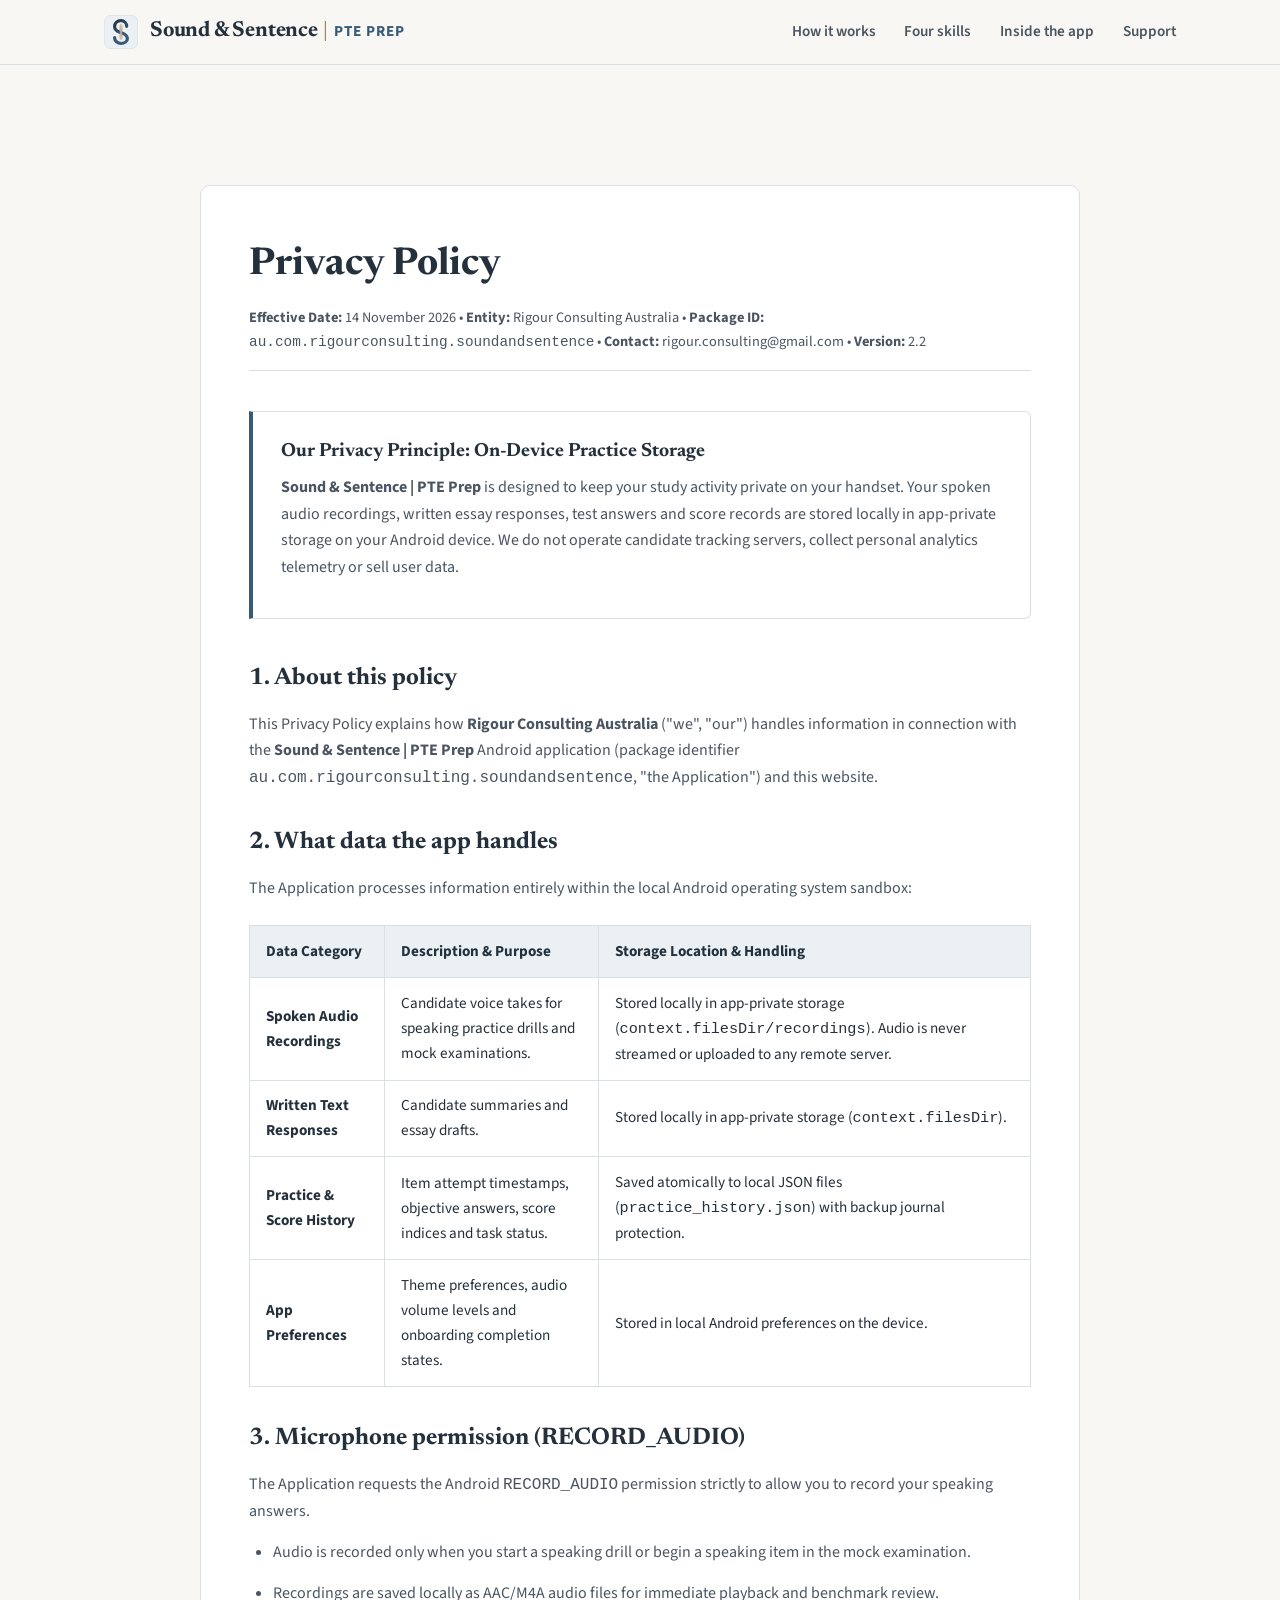
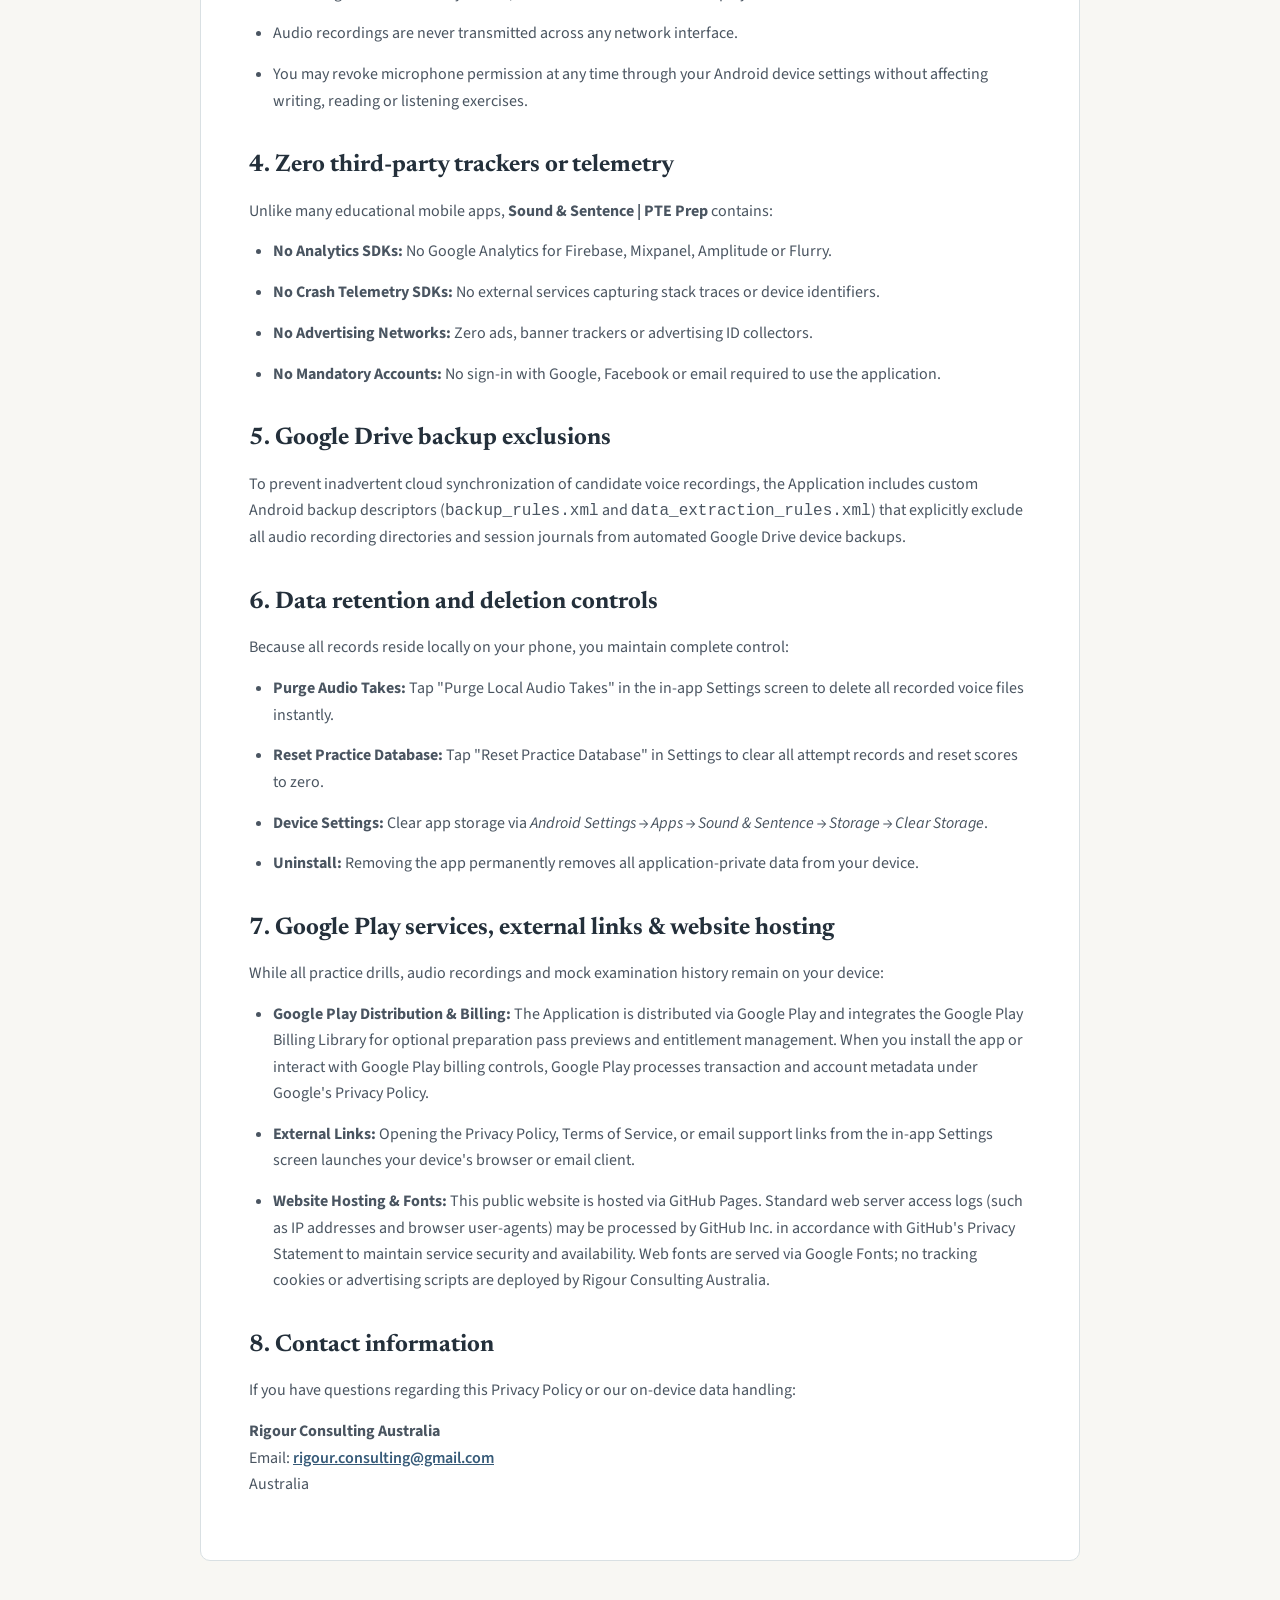
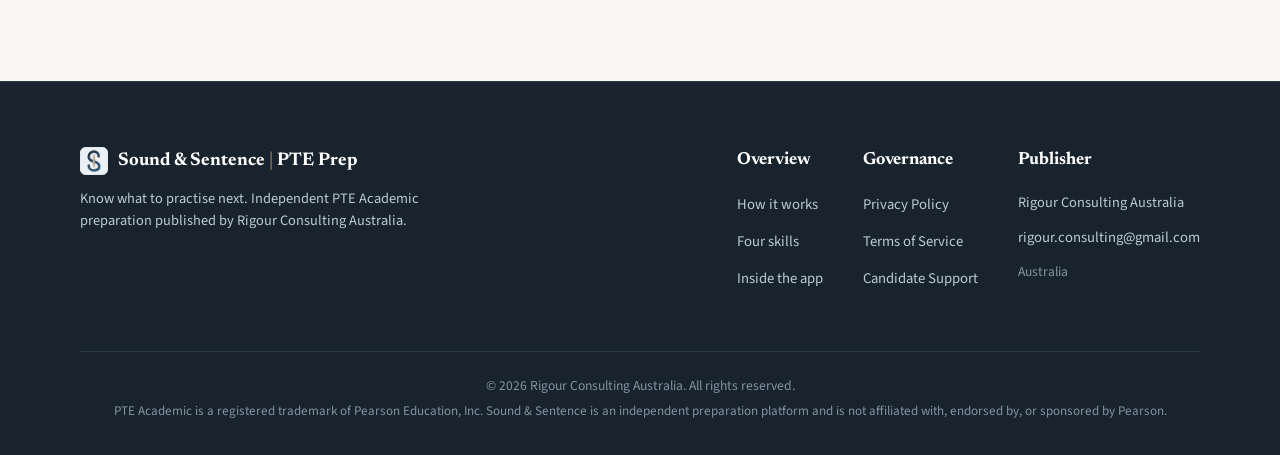
<file: privacy.html>
<!DOCTYPE html>
<html lang="en">
<head>
  <meta charset="UTF-8">
  <meta name="viewport" content="width=device-width, initial-scale=1.0">
  <title>Privacy Policy &mdash; Sound &amp; Sentence | PTE Prep</title>
  <meta name="description" content="Privacy Policy for Sound &amp; Sentence | PTE Prep (au.com.rigourconsulting.soundandsentence). Local on-device practice storage and learner data controls. Published by Rigour Consulting Australia.">
  <meta name="author" content="Rigour Consulting Australia">
  <link rel="canonical" href="https://rigourconsulting.github.io/Sound-Sentence-PTE-Prep/privacy.html">
  <link rel="icon" type="image/svg+xml" href="assets/favicon.svg">
  
  <meta property="og:type" content="article">
  <meta property="og:title" content="Privacy Policy &mdash; Sound &amp; Sentence | PTE Prep">
  <meta property="og:description" content="On-device practice storage. Your voice recordings, essay drafts and practice scores are stored on your local device.">
  <meta property="og:url" content="https://rigourconsulting.github.io/Sound-Sentence-PTE-Prep/privacy.html">
  <meta property="og:image" content="https://rigourconsulting.github.io/Sound-Sentence-PTE-Prep/assets/og_image.png">
  <meta property="og:image:width" content="1200">
  <meta property="og:image:height" content="630">
  <meta name="twitter:card" content="summary_large_image">
  <meta name="twitter:title" content="Privacy Policy &mdash; Sound &amp; Sentence | PTE Prep">
  <meta name="twitter:description" content="On-device practice storage. Your voice recordings, essay drafts and practice scores are stored on your local device.">
  <meta name="twitter:image" content="https://rigourconsulting.github.io/Sound-Sentence-PTE-Prep/assets/og_image.png">

  <!-- BreadcrumbList Structured Data -->
  <script type="application/ld+json">
  {
    "@context": "https://schema.org",
    "@type": "BreadcrumbList",
    "itemListElement": [
      {
        "@type": "ListItem",
        "position": 1,
        "name": "Home",
        "item": "https://rigourconsulting.github.io/Sound-Sentence-PTE-Prep/"
      },
      {
        "@type": "ListItem",
        "position": 2,
        "name": "Privacy Policy",
        "item": "https://rigourconsulting.github.io/Sound-Sentence-PTE-Prep/privacy.html"
      }
    ]
  }
  </script>

  <link rel="stylesheet" href="style.css">
</head>
<body>

  <!-- Header & Navigation -->
  <header>
    <div class="nav-container">
      <a href="index.html" class="brand-link" aria-label="Sound &amp; Sentence Home">
        <img src="assets/logo.svg" alt="Sound &amp; Sentence Emblem" class="brand-emblem" width="34" height="34">
        <div>
          <span class="brand-name">Sound &amp; Sentence</span>
          <span class="brand-divider">|</span>
          <span class="brand-descriptor">PTE PREP</span>
        </div>
      </a>
      <button class="mobile-toggle" aria-label="Toggle navigation menu" onclick="document.querySelector('nav ul').classList.toggle('open')">&#9776;</button>
      <nav>
        <ul>
          <li><a href="index.html#how-it-works">How it works</a></li>
          <li><a href="index.html#four-skills">Four skills</a></li>
          <li><a href="index.html#inside-the-app">Inside the app</a></li>
          <li><a href="support.html">Support</a></li>
        </ul>
      </nav>
    </div>
  </header>

  <main class="container">
    <article class="doc-card">
      <h1>Privacy Policy</h1>
      <div class="doc-meta">
        <strong>Effective Date:</strong> 14 November 2026 &bull; 
        <strong>Entity:</strong> Rigour Consulting Australia &bull; 
        <strong>Package ID:</strong> <code>au.com.rigourconsulting.soundandsentence</code> &bull; 
        <strong>Contact:</strong> rigour.consulting@gmail.com &bull; 
        <strong>Version:</strong> 2.2
      </div>

      <div class="callout">
        <h4>Our Privacy Principle: On-Device Practice Storage</h4>
        <p>
          <strong>Sound &amp; Sentence | PTE Prep</strong> is designed to keep your study activity private on your handset. 
          Your spoken audio recordings, written essay responses, test answers and score records are stored locally in app-private storage on your Android device. 
          We do not operate candidate tracking servers, collect personal analytics telemetry or sell user data.
        </p>
      </div>

      <h2>1. About this policy</h2>
      <p>
        This Privacy Policy explains how <strong>Rigour Consulting Australia</strong> ("we", "our") handles information in connection with the 
        <strong>Sound &amp; Sentence | PTE Prep</strong> Android application (package identifier <code>au.com.rigourconsulting.soundandsentence</code>, "the Application") and this website.
      </p>

      <h2>2. What data the app handles</h2>
      <p>The Application processes information entirely within the local Android operating system sandbox:</p>
      
      <table>
        <thead>
          <tr>
            <th>Data Category</th>
            <th>Description &amp; Purpose</th>
            <th>Storage Location &amp; Handling</th>
          </tr>
        </thead>
        <tbody>
          <tr>
            <td><strong>Spoken Audio Recordings</strong></td>
            <td>Candidate voice takes for speaking practice drills and mock examinations.</td>
            <td>Stored locally in app-private storage (<code>context.filesDir/recordings</code>). Audio is never streamed or uploaded to any remote server.</td>
          </tr>
          <tr>
            <td><strong>Written Text Responses</strong></td>
            <td>Candidate summaries and essay drafts.</td>
            <td>Stored locally in app-private storage (<code>context.filesDir</code>).</td>
          </tr>
          <tr>
            <td><strong>Practice &amp; Score History</strong></td>
            <td>Item attempt timestamps, objective answers, score indices and task status.</td>
            <td>Saved atomically to local JSON files (<code>practice_history.json</code>) with backup journal protection.</td>
          </tr>
          <tr>
            <td><strong>App Preferences</strong></td>
            <td>Theme preferences, audio volume levels and onboarding completion states.</td>
            <td>Stored in local Android preferences on the device.</td>
          </tr>
        </tbody>
      </table>

      <h2>3. Microphone permission (RECORD_AUDIO)</h2>
      <p>
        The Application requests the Android <code>RECORD_AUDIO</code> permission strictly to allow you to record your speaking answers.
      </p>
      <ul>
        <li>Audio is recorded only when you start a speaking drill or begin a speaking item in the mock examination.</li>
        <li>Recordings are saved locally as AAC/M4A audio files for immediate playback and benchmark review.</li>
        <li>Audio recordings are never transmitted across any network interface.</li>
        <li>You may revoke microphone permission at any time through your Android device settings without affecting writing, reading or listening exercises.</li>
      </ul>

      <h2>4. Zero third-party trackers or telemetry</h2>
      <p>
        Unlike many educational mobile apps, <strong>Sound &amp; Sentence | PTE Prep</strong> contains:
      </p>
      <ul>
        <li><strong>No Analytics SDKs:</strong> No Google Analytics for Firebase, Mixpanel, Amplitude or Flurry.</li>
        <li><strong>No Crash Telemetry SDKs:</strong> No external services capturing stack traces or device identifiers.</li>
        <li><strong>No Advertising Networks:</strong> Zero ads, banner trackers or advertising ID collectors.</li>
        <li><strong>No Mandatory Accounts:</strong> No sign-in with Google, Facebook or email required to use the application.</li>
      </ul>

      <h2>5. Google Drive backup exclusions</h2>
      <p>
        To prevent inadvertent cloud synchronization of candidate voice recordings, 
        the Application includes custom Android backup descriptors (<code>backup_rules.xml</code> and <code>data_extraction_rules.xml</code>) 
        that explicitly exclude all audio recording directories and session journals from automated Google Drive device backups.
      </p>

      <h2>6. Data retention and deletion controls</h2>
      <p>
        Because all records reside locally on your phone, you maintain complete control:
      </p>
      <ul>
        <li><strong>Purge Audio Takes:</strong> Tap "Purge Local Audio Takes" in the in-app Settings screen to delete all recorded voice files instantly.</li>
        <li><strong>Reset Practice Database:</strong> Tap "Reset Practice Database" in Settings to clear all attempt records and reset scores to zero.</li>
        <li><strong>Device Settings:</strong> Clear app storage via <em>Android Settings &rarr; Apps &rarr; Sound &amp; Sentence &rarr; Storage &rarr; Clear Storage</em>.</li>
        <li><strong>Uninstall:</strong> Removing the app permanently removes all application-private data from your device.</li>
      </ul>

      <h2>7. Google Play services, external links &amp; website hosting</h2>
      <p>
        While all practice drills, audio recordings and mock examination history remain on your device:
      </p>
      <ul>
        <li><strong>Google Play Distribution &amp; Billing:</strong> The Application is distributed via Google Play and integrates the Google Play Billing Library for optional preparation pass previews and entitlement management. When you install the app or interact with Google Play billing controls, Google Play processes transaction and account metadata under Google's Privacy Policy.</li>
        <li><strong>External Links:</strong> Opening the Privacy Policy, Terms of Service, or email support links from the in-app Settings screen launches your device's browser or email client.</li>
        <li><strong>Website Hosting &amp; Fonts:</strong> This public website is hosted via GitHub Pages. Standard web server access logs (such as IP addresses and browser user-agents) may be processed by GitHub Inc. in accordance with GitHub's Privacy Statement to maintain service security and availability. Web fonts are served via Google Fonts; no tracking cookies or advertising scripts are deployed by Rigour Consulting Australia.</li>
      </ul>

      <h2>8. Contact information</h2>
      <p>
        If you have questions regarding this Privacy Policy or our on-device data handling:
      </p>
      <p>
        <strong>Rigour Consulting Australia</strong><br>
        Email: <a href="mailto:rigour.consulting@gmail.com" style="color: var(--color-slate-blue); font-weight: 600;">rigour.consulting@gmail.com</a><br>
        Australia
      </p>
    </article>
  </main>

  <!-- Footer -->
  <footer>
    <div class="footer-inner">
      <div class="footer-col" style="flex: 2; min-width: 260px;">
        <div style="display: flex; align-items: center; gap: 0.6rem; margin-bottom: 0.75rem;">
          <img src="assets/logo.svg" alt="Sound &amp; Sentence Logo" width="28" height="28">
          <span style="font-family: var(--font-serif); font-weight: 700; color: #FFFFFF; font-size: 1.15rem;">
            Sound &amp; Sentence <span style="color: var(--color-champagne);">|</span> PTE Prep
          </span>
        </div>
        <p style="font-size: 0.9rem; color: #BDCAD6; max-width: 380px; line-height: 1.5;">
          Know what to practise next. Independent PTE Academic preparation published by Rigour Consulting Australia.
        </p>
      </div>

      <div class="footer-col">
        <h4>Overview</h4>
        <ul>
          <li><a href="index.html#how-it-works">How it works</a></li>
          <li><a href="index.html#four-skills">Four skills</a></li>
          <li><a href="index.html#inside-the-app">Inside the app</a></li>
        </ul>
      </div>

      <div class="footer-col">
        <h4>Governance</h4>
        <ul>
          <li><a href="privacy.html">Privacy Policy</a></li>
          <li><a href="terms.html">Terms of Service</a></li>
          <li><a href="support.html">Candidate Support</a></li>
        </ul>
      </div>

      <div class="footer-col">
        <h4>Publisher</h4>
        <ul>
          <li style="color: #BDCAD6; font-size: 0.9rem;">Rigour Consulting Australia</li>
          <li><a href="mailto:rigour.consulting@gmail.com">rigour.consulting@gmail.com</a></li>
          <li style="color: #8493A2; font-size: 0.85rem; margin-top: 0.4rem;">Australia</li>
        </ul>
      </div>
    </div>

    <div class="footer-bottom">
      <p>&copy; 2026 Rigour Consulting Australia. All rights reserved.</p>
      <p style="margin-top: 0.35rem; font-size: 0.82rem; color: #8493A2;">
        PTE Academic is a registered trademark of Pearson Education, Inc. Sound &amp; Sentence is an independent preparation platform and is not affiliated with, endorsed by, or sponsored by Pearson.
      </p>
    </div>
  </footer>

</body>
</html>
</file>
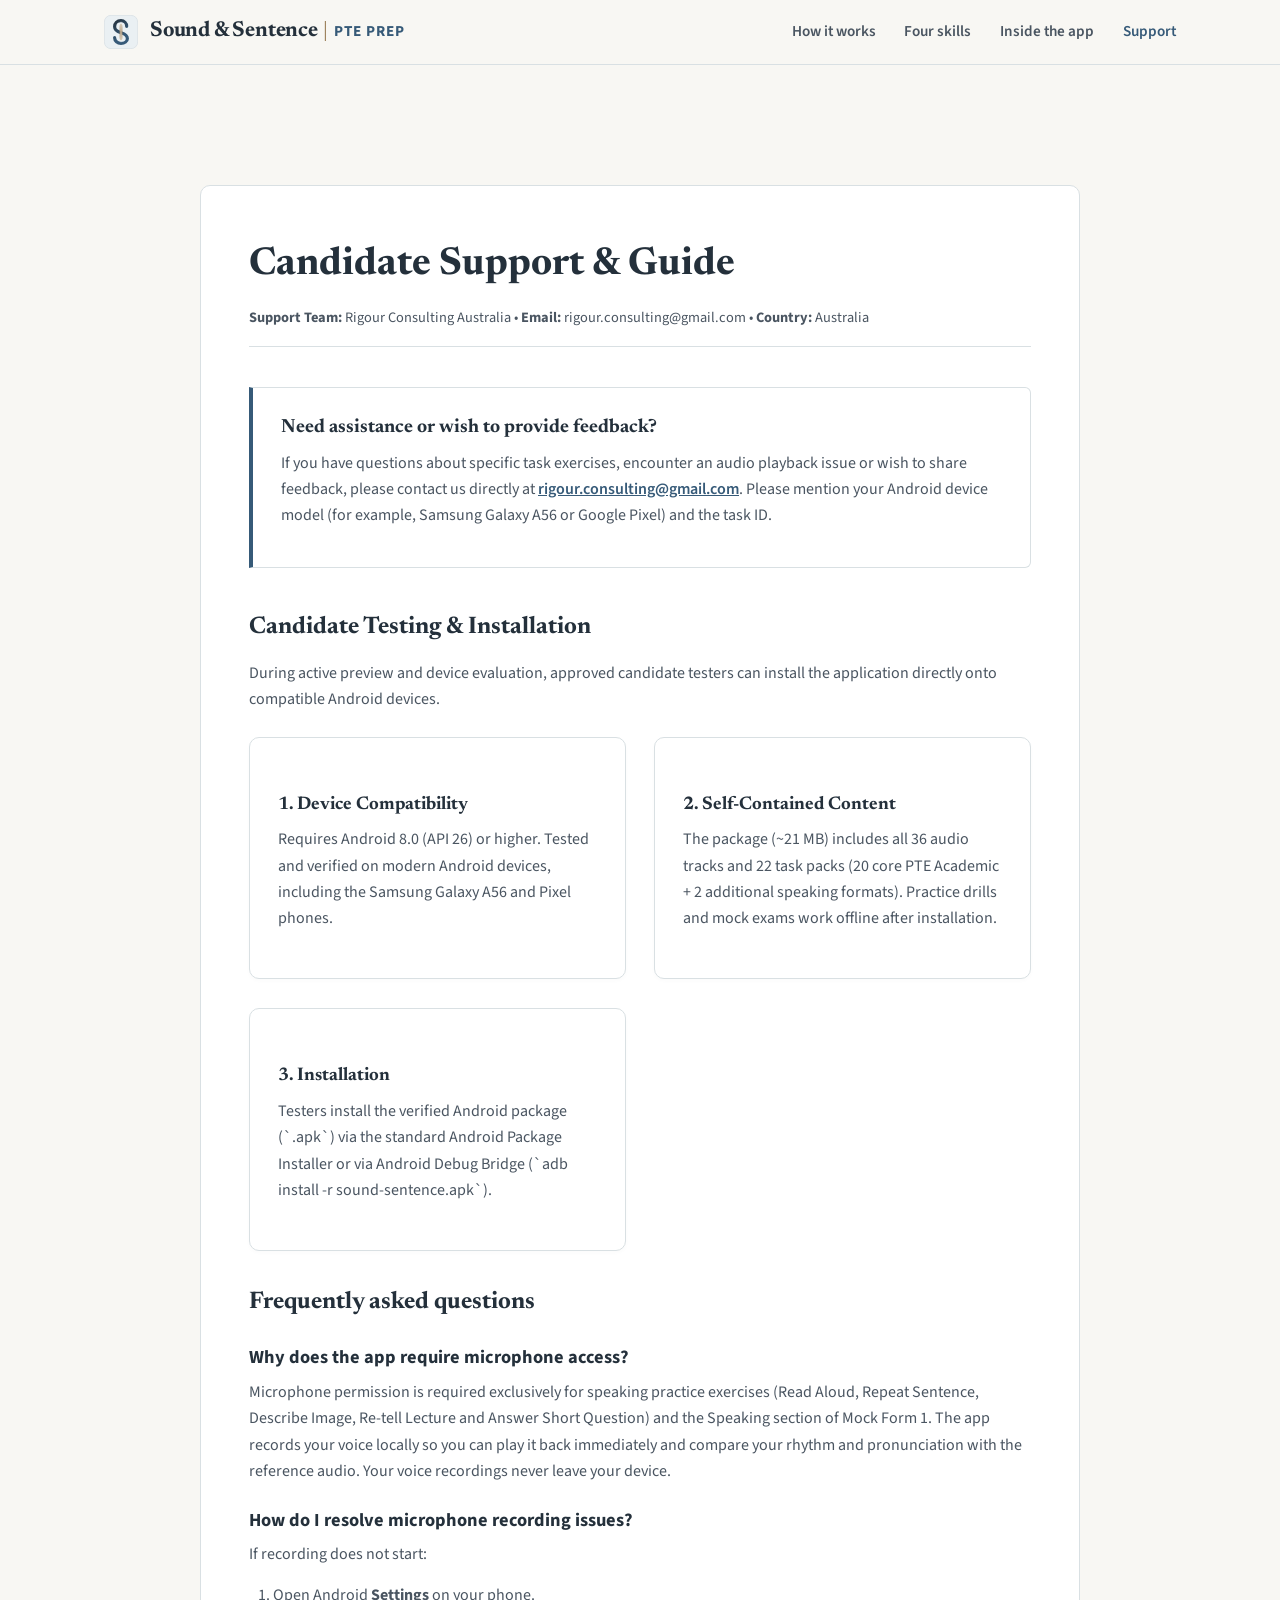
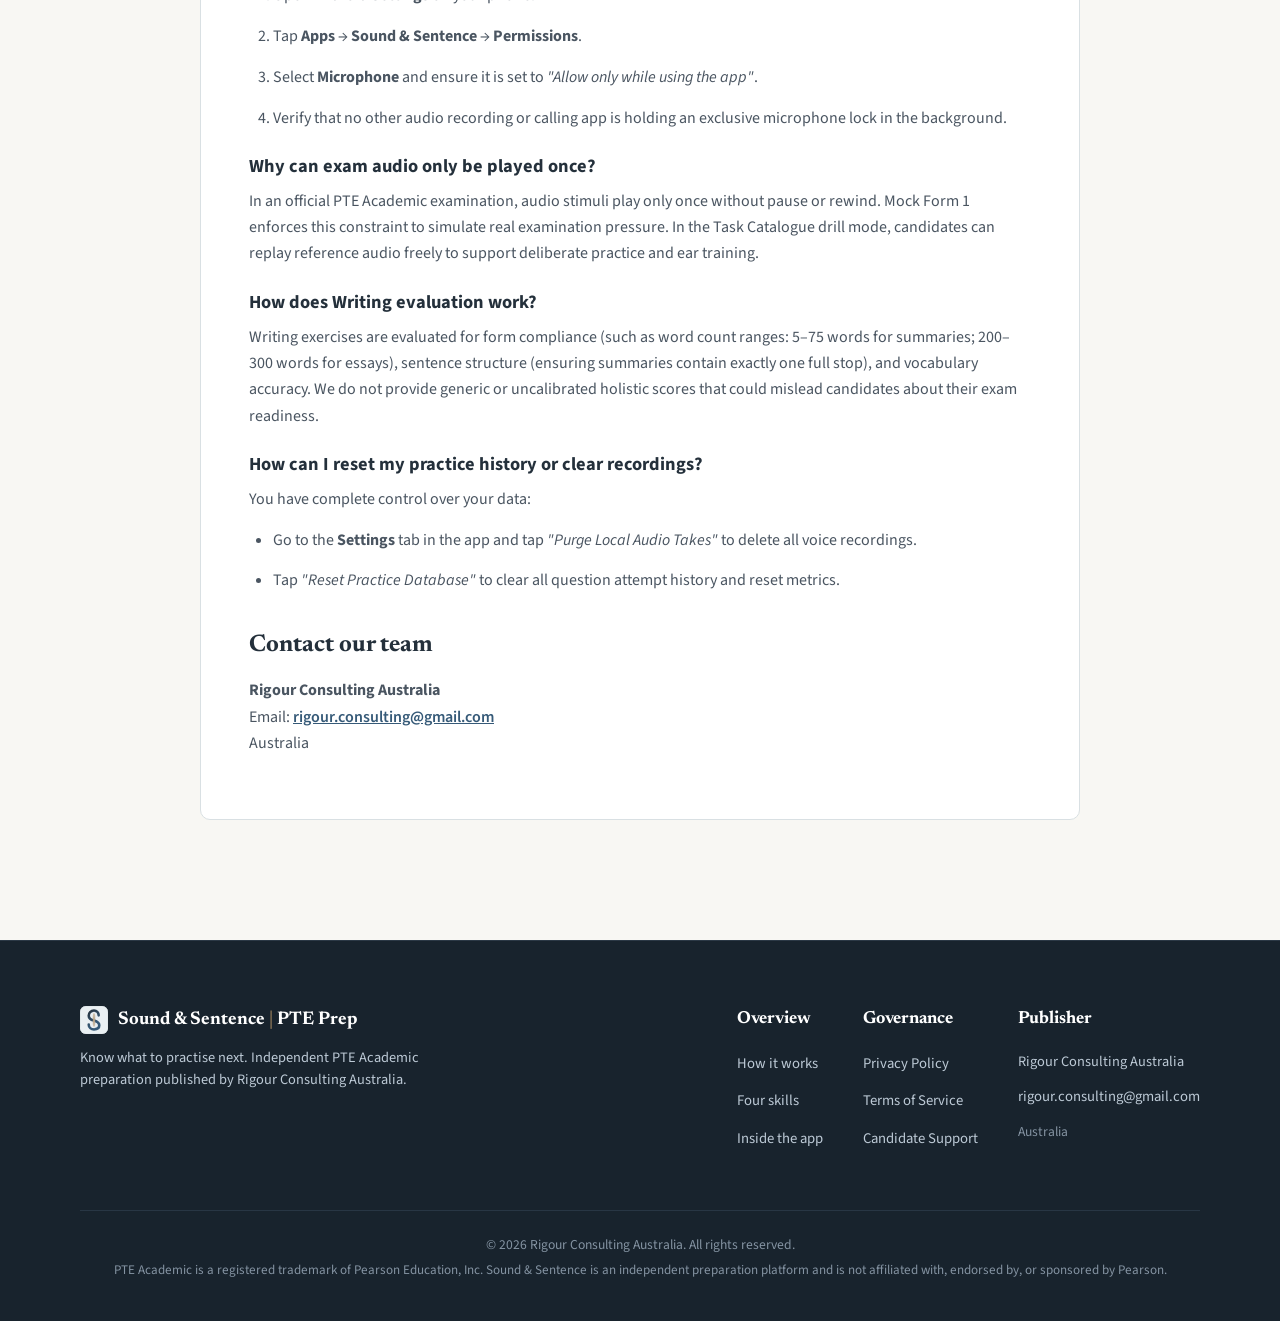
<file: support.html>
<!DOCTYPE html>
<html lang="en">
<head>
  <meta charset="UTF-8">
  <meta name="viewport" content="width=device-width, initial-scale=1.0">
  <title>Candidate Support &mdash; Sound &amp; Sentence | PTE Prep</title>
  <meta name="description" content="Candidate support, installation guide and frequently asked questions for Sound &amp; Sentence | PTE Prep. Contact Rigour Consulting Australia.">
  <meta name="author" content="Rigour Consulting Australia">
  <link rel="canonical" href="https://rigourconsulting.github.io/Sound-Sentence-PTE-Prep/support.html">
  <link rel="icon" type="image/svg+xml" href="assets/favicon.svg">
  
  <meta property="og:type" content="article">
  <meta property="og:title" content="Candidate Support &mdash; Sound &amp; Sentence | PTE Prep">
  <meta property="og:description" content="Technical support, candidate guide and troubleshooting for Sound &amp; Sentence | PTE Prep.">
  <meta property="og:url" content="https://rigourconsulting.github.io/Sound-Sentence-PTE-Prep/support.html">
  <meta property="og:image" content="https://rigourconsulting.github.io/Sound-Sentence-PTE-Prep/assets/og_image.png">
  <meta property="og:image:width" content="1200">
  <meta property="og:image:height" content="630">
  <meta name="twitter:card" content="summary_large_image">
  <meta name="twitter:title" content="Candidate Support &mdash; Sound &amp; Sentence | PTE Prep">
  <meta name="twitter:description" content="Technical support, candidate guide and troubleshooting for Sound &amp; Sentence | PTE Prep.">
  <meta name="twitter:image" content="https://rigourconsulting.github.io/Sound-Sentence-PTE-Prep/assets/og_image.png">

  <!-- FAQPage & BreadcrumbList Structured Data -->
  <script type="application/ld+json">
  {
    "@context": "https://schema.org",
    "@graph": [
      {
        "@type": "BreadcrumbList",
        "itemListElement": [
          {
            "@type": "ListItem",
            "position": 1,
            "name": "Home",
            "item": "https://rigourconsulting.github.io/Sound-Sentence-PTE-Prep/"
          },
          {
            "@type": "ListItem",
            "position": 2,
            "name": "Candidate Support",
            "item": "https://rigourconsulting.github.io/Sound-Sentence-PTE-Prep/support.html"
          }
        ]
      },
      {
        "@type": "FAQPage",
        "mainEntity": [
          {
            "@type": "Question",
            "name": "Is Sound & Sentence | PTE Prep really free to use?",
            "acceptedAnswer": {
              "@type": "Answer",
              "text": "Yes. The core application, 20 core PTE Academic task types plus 2 additional speaking formats (22 total), practice drills, audio playback, voice recording, and Mock Examination Form 1 are free with no mandatory in-app purchases."
            }
          },
          {
            "@type": "Question",
            "name": "Does the app store my voice recordings on an external server?",
            "acceptedAnswer": {
              "@type": "Answer",
              "text": "No. Practice microphone recordings, written responses, and score history are stored locally in app-private storage on your Android device."
            }
          },
          {
            "@type": "Question",
            "name": "Do preparation passes renew automatically?",
            "acceptedAnswer": {
              "@type": "Answer",
              "text": "No. All Sound & Sentence preparation passes operate on a fixed-duration single payment (14, 30, or 90 days). There are zero automatic renewals and zero recurring subscription charges."
            }
          }
        ]
      }
    ]
  }
  </script>

  <link rel="stylesheet" href="style.css">
</head>
<body>

  <!-- Header & Navigation -->
  <header>
    <div class="nav-container">
      <a href="index.html" class="brand-link" aria-label="Sound &amp; Sentence Home">
        <img src="assets/logo.svg" alt="Sound &amp; Sentence Emblem" class="brand-emblem" width="34" height="34">
        <div>
          <span class="brand-name">Sound &amp; Sentence</span>
          <span class="brand-divider">|</span>
          <span class="brand-descriptor">PTE PREP</span>
        </div>
      </a>
      <button class="mobile-toggle" aria-label="Toggle navigation menu" onclick="document.querySelector('nav ul').classList.toggle('open')">&#9776;</button>
      <nav>
        <ul>
          <li><a href="index.html#how-it-works">How it works</a></li>
          <li><a href="index.html#four-skills">Four skills</a></li>
          <li><a href="index.html#inside-the-app">Inside the app</a></li>
          <li><a href="support.html" class="active">Support</a></li>
        </ul>
      </nav>
    </div>
  </header>

  <main class="container">
    <article class="doc-card">
      <h1>Candidate Support &amp; Guide</h1>
      <div class="doc-meta">
        <strong>Support Team:</strong> Rigour Consulting Australia &bull; 
        <strong>Email:</strong> rigour.consulting@gmail.com &bull; 
        <strong>Country:</strong> Australia
      </div>

      <div class="callout">
        <h4>Need assistance or wish to provide feedback?</h4>
        <p>
          If you have questions about specific task exercises, encounter an audio playback issue or wish to share feedback, 
          please contact us directly at <a href="mailto:rigour.consulting@gmail.com" style="color: var(--color-slate-blue); font-weight: 600;">rigour.consulting@gmail.com</a>. 
          Please mention your Android device model (for example, Samsung Galaxy A56 or Google Pixel) and the task ID.
        </p>
      </div>

      <!-- Installation Guide -->
      <h2 id="getting-started">Candidate Testing &amp; Installation</h2>
      <p>
        During active preview and device evaluation, approved candidate testers can install the application directly onto compatible Android devices.
      </p>

      <div class="steps-grid" style="margin: 1.5rem 0;">
        <div class="step-card">
          <h3>1. Device Compatibility</h3>
          <p>Requires Android 8.0 (API 26) or higher. Tested and verified on modern Android devices, including the Samsung Galaxy A56 and Pixel phones.</p>
        </div>

        <div class="step-card">
          <h3>2. Self-Contained Content</h3>
          <p>The package (~21 MB) includes all 36 audio tracks and 22 task packs (20 core PTE Academic + 2 additional speaking formats). Practice drills and mock exams work offline after installation.</p>
        </div>

        <div class="step-card">
          <h3>3. Installation</h3>
          <p>Testers install the verified Android package (`.apk`) via the standard Android Package Installer or via Android Debug Bridge (`adb install -r sound-sentence.apk`).</p>
        </div>
      </div>

      <h2>Frequently asked questions</h2>

      <h3>Why does the app require microphone access?</h3>
      <p>
        Microphone permission is required exclusively for speaking practice exercises (Read Aloud, Repeat Sentence, Describe Image, Re-tell Lecture and Answer Short Question) and the Speaking section of Mock Form 1. 
        The app records your voice locally so you can play it back immediately and compare your rhythm and pronunciation with the reference audio. Your voice recordings never leave your device.
      </p>

      <h3>How do I resolve microphone recording issues?</h3>
      <p>
        If recording does not start:
      </p>
      <ol>
        <li>Open Android <strong>Settings</strong> on your phone.</li>
        <li>Tap <strong>Apps</strong> &rarr; <strong>Sound &amp; Sentence</strong> &rarr; <strong>Permissions</strong>.</li>
        <li>Select <strong>Microphone</strong> and ensure it is set to <em>"Allow only while using the app"</em>.</li>
        <li>Verify that no other audio recording or calling app is holding an exclusive microphone lock in the background.</li>
      </ol>

      <h3>Why can exam audio only be played once?</h3>
      <p>
        In an official PTE Academic examination, audio stimuli play only once without pause or rewind. 
        Mock Form 1 enforces this constraint to simulate real examination pressure. In the Task Catalogue drill mode, 
        candidates can replay reference audio freely to support deliberate practice and ear training.
      </p>

      <h3>How does Writing evaluation work?</h3>
      <p>
        Writing exercises are evaluated for form compliance (such as word count ranges: 5&ndash;75 words for summaries; 200&ndash;300 words for essays), 
        sentence structure (ensuring summaries contain exactly one full stop), and vocabulary accuracy. 
        We do not provide generic or uncalibrated holistic scores that could mislead candidates about their exam readiness.
      </p>

      <h3>How can I reset my practice history or clear recordings?</h3>
      <p>
        You have complete control over your data:
      </p>
      <ul>
        <li>Go to the <strong>Settings</strong> tab in the app and tap <em>"Purge Local Audio Takes"</em> to delete all voice recordings.</li>
        <li>Tap <em>"Reset Practice Database"</em> to clear all question attempt history and reset metrics.</li>
      </ul>

      <h2>Contact our team</h2>
      <p>
        <strong>Rigour Consulting Australia</strong><br>
        Email: <a href="mailto:rigour.consulting@gmail.com" style="color: var(--color-slate-blue); font-weight: 600;">rigour.consulting@gmail.com</a><br>
        Australia
      </p>
    </article>
  </main>

  <!-- Footer -->
  <footer>
    <div class="footer-inner">
      <div class="footer-col" style="flex: 2; min-width: 260px;">
        <div style="display: flex; align-items: center; gap: 0.6rem; margin-bottom: 0.75rem;">
          <img src="assets/logo.svg" alt="Sound &amp; Sentence Logo" width="28" height="28">
          <span style="font-family: var(--font-serif); font-weight: 700; color: #FFFFFF; font-size: 1.15rem;">
            Sound &amp; Sentence <span style="color: var(--color-champagne);">|</span> PTE Prep
          </span>
        </div>
        <p style="font-size: 0.9rem; color: #BDCAD6; max-width: 380px; line-height: 1.5;">
          Know what to practise next. Independent PTE Academic preparation published by Rigour Consulting Australia.
        </p>
      </div>

      <div class="footer-col">
        <h4>Overview</h4>
        <ul>
          <li><a href="index.html#how-it-works">How it works</a></li>
          <li><a href="index.html#four-skills">Four skills</a></li>
          <li><a href="index.html#inside-the-app">Inside the app</a></li>
        </ul>
      </div>

      <div class="footer-col">
        <h4>Governance</h4>
        <ul>
          <li><a href="privacy.html">Privacy Policy</a></li>
          <li><a href="terms.html">Terms of Service</a></li>
          <li><a href="support.html">Candidate Support</a></li>
        </ul>
      </div>

      <div class="footer-col">
        <h4>Publisher</h4>
        <ul>
          <li style="color: #BDCAD6; font-size: 0.9rem;">Rigour Consulting Australia</li>
          <li><a href="mailto:rigour.consulting@gmail.com">rigour.consulting@gmail.com</a></li>
          <li style="color: #8493A2; font-size: 0.85rem; margin-top: 0.4rem;">Australia</li>
        </ul>
      </div>
    </div>

    <div class="footer-bottom">
      <p>&copy; 2026 Rigour Consulting Australia. All rights reserved.</p>
      <p style="margin-top: 0.35rem; font-size: 0.82rem; color: #8493A2;">
        PTE Academic is a registered trademark of Pearson Education, Inc. Sound &amp; Sentence is an independent preparation platform and is not affiliated with, endorsed by, or sponsored by Pearson.
      </p>
    </div>
  </footer>

</body>
</html>
</file>
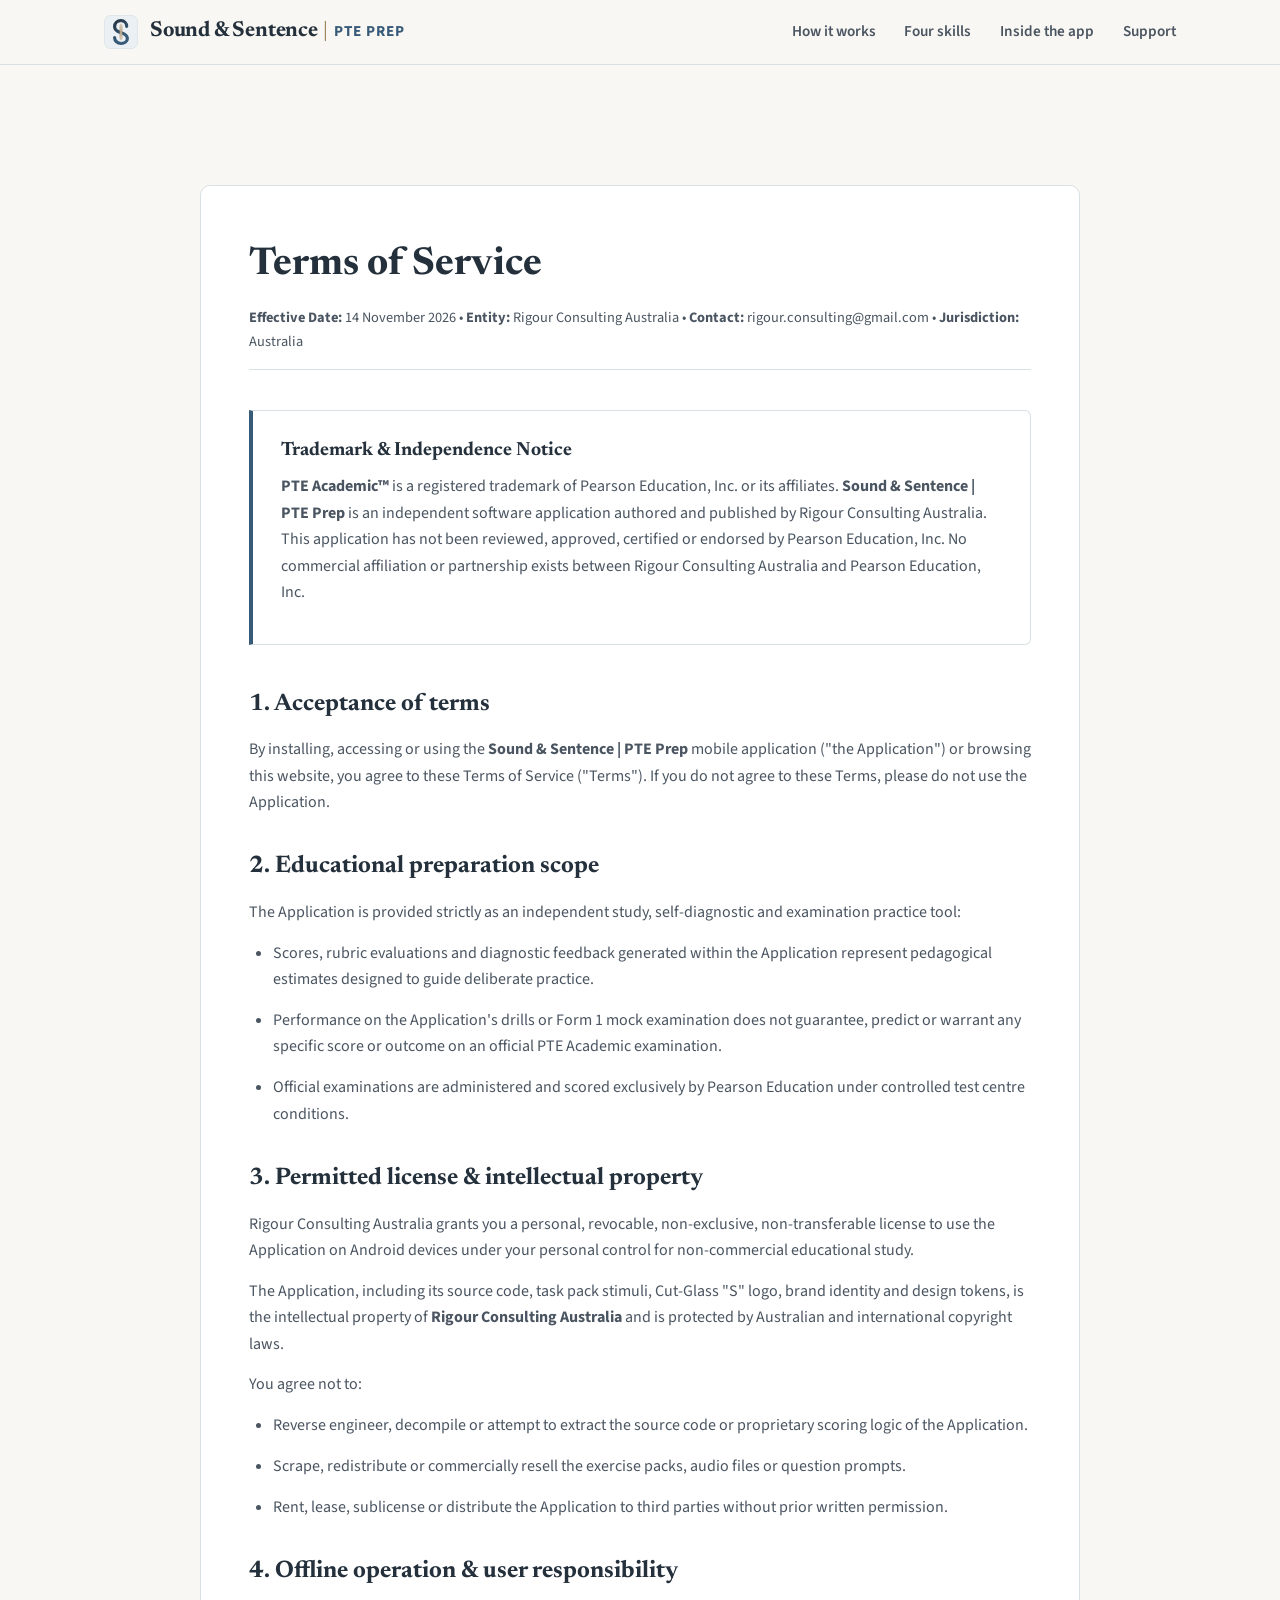
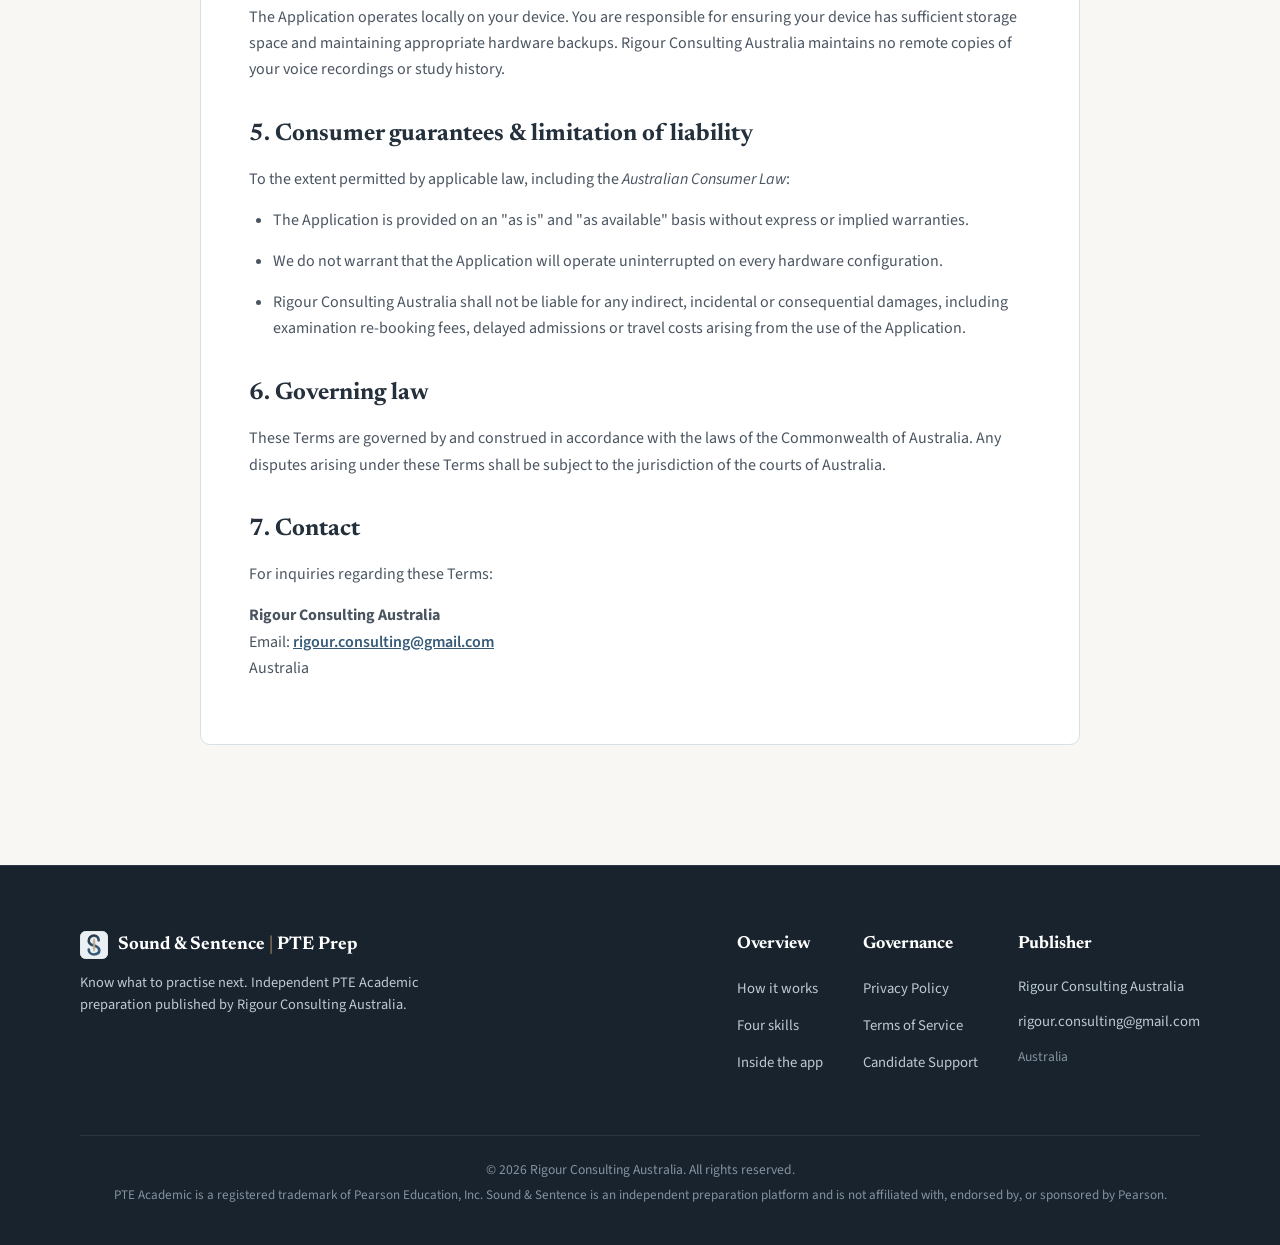
<file: terms.html>
<!DOCTYPE html>
<html lang="en">
<head>
  <meta charset="UTF-8">
  <meta name="viewport" content="width=device-width, initial-scale=1.0">
  <title>Terms of Service &mdash; Sound &amp; Sentence | PTE Prep</title>
  <meta name="description" content="Terms of Service for Sound &amp; Sentence | PTE Prep. Terms of use, intellectual property and Pearson Education non-affiliation disclaimer. Published by Rigour Consulting Australia.">
  <meta name="author" content="Rigour Consulting Australia">
  <link rel="canonical" href="https://rigourconsulting.github.io/Sound-Sentence-PTE-Prep/terms.html">
  <link rel="icon" type="image/svg+xml" href="assets/favicon.svg">
  
  <meta property="og:type" content="article">
  <meta property="og:title" content="Terms of Service &mdash; Sound &amp; Sentence | PTE Prep">
  <meta property="og:description" content="Terms of Service and legal governance for Sound &amp; Sentence | PTE Prep. Published by Rigour Consulting Australia.">
  <meta property="og:url" content="https://rigourconsulting.github.io/Sound-Sentence-PTE-Prep/terms.html">
  <meta property="og:image" content="https://rigourconsulting.github.io/Sound-Sentence-PTE-Prep/assets/og_image.png">
  <meta property="og:image:width" content="1200">
  <meta property="og:image:height" content="630">
  <meta name="twitter:card" content="summary_large_image">
  <meta name="twitter:title" content="Terms of Service &mdash; Sound &amp; Sentence | PTE Prep">
  <meta name="twitter:description" content="Terms of Service and legal governance for Sound &amp; Sentence | PTE Prep. Published by Rigour Consulting Australia.">
  <meta name="twitter:image" content="https://rigourconsulting.github.io/Sound-Sentence-PTE-Prep/assets/og_image.png">

  <!-- BreadcrumbList Structured Data -->
  <script type="application/ld+json">
  {
    "@context": "https://schema.org",
    "@type": "BreadcrumbList",
    "itemListElement": [
      {
        "@type": "ListItem",
        "position": 1,
        "name": "Home",
        "item": "https://rigourconsulting.github.io/Sound-Sentence-PTE-Prep/"
      },
      {
        "@type": "ListItem",
        "position": 2,
        "name": "Terms of Service",
        "item": "https://rigourconsulting.github.io/Sound-Sentence-PTE-Prep/terms.html"
      }
    ]
  }
  </script>

  <link rel="stylesheet" href="style.css">
</head>
<body>

  <!-- Header & Navigation -->
  <header>
    <div class="nav-container">
      <a href="index.html" class="brand-link" aria-label="Sound &amp; Sentence Home">
        <img src="assets/logo.svg" alt="Sound &amp; Sentence Emblem" class="brand-emblem" width="34" height="34">
        <div>
          <span class="brand-name">Sound &amp; Sentence</span>
          <span class="brand-divider">|</span>
          <span class="brand-descriptor">PTE PREP</span>
        </div>
      </a>
      <button class="mobile-toggle" aria-label="Toggle navigation menu" onclick="document.querySelector('nav ul').classList.toggle('open')">&#9776;</button>
      <nav>
        <ul>
          <li><a href="index.html#how-it-works">How it works</a></li>
          <li><a href="index.html#four-skills">Four skills</a></li>
          <li><a href="index.html#inside-the-app">Inside the app</a></li>
          <li><a href="support.html">Support</a></li>
        </ul>
      </nav>
    </div>
  </header>

  <main class="container">
    <article class="doc-card">
      <h1>Terms of Service</h1>
      <div class="doc-meta">
        <strong>Effective Date:</strong> 14 November 2026 &bull; 
        <strong>Entity:</strong> Rigour Consulting Australia &bull; 
        <strong>Contact:</strong> rigour.consulting@gmail.com &bull; 
        <strong>Jurisdiction:</strong> Australia
      </div>

      <div class="callout">
        <h4>Trademark &amp; Independence Notice</h4>
        <p>
          <strong>PTE Academic&trade;</strong> is a registered trademark of Pearson Education, Inc. or its affiliates. 
          <strong>Sound &amp; Sentence | PTE Prep</strong> is an independent software application authored and published by Rigour Consulting Australia. 
          This application has not been reviewed, approved, certified or endorsed by Pearson Education, Inc. 
          No commercial affiliation or partnership exists between Rigour Consulting Australia and Pearson Education, Inc.
        </p>
      </div>

      <h2>1. Acceptance of terms</h2>
      <p>
        By installing, accessing or using the <strong>Sound &amp; Sentence | PTE Prep</strong> mobile application ("the Application") 
        or browsing this website, you agree to these Terms of Service ("Terms"). If you do not agree to these Terms, 
        please do not use the Application.
      </p>

      <h2>2. Educational preparation scope</h2>
      <p>
        The Application is provided strictly as an independent study, self-diagnostic and examination practice tool:
      </p>
      <ul>
        <li>Scores, rubric evaluations and diagnostic feedback generated within the Application represent pedagogical estimates designed to guide deliberate practice.</li>
        <li>Performance on the Application's drills or Form 1 mock examination does not guarantee, predict or warrant any specific score or outcome on an official PTE Academic examination.</li>
        <li>Official examinations are administered and scored exclusively by Pearson Education under controlled test centre conditions.</li>
      </ul>

      <h2>3. Permitted license &amp; intellectual property</h2>
      <p>
        Rigour Consulting Australia grants you a personal, revocable, non-exclusive, non-transferable license to use the Application 
        on Android devices under your personal control for non-commercial educational study.
      </p>
      <p>
        The Application, including its source code, task pack stimuli, Cut-Glass "S" logo, brand identity and design tokens, 
        is the intellectual property of <strong>Rigour Consulting Australia</strong> and is protected by Australian and international copyright laws.
      </p>
      <p>You agree not to:</p>
      <ul>
        <li>Reverse engineer, decompile or attempt to extract the source code or proprietary scoring logic of the Application.</li>
        <li>Scrape, redistribute or commercially resell the exercise packs, audio files or question prompts.</li>
        <li>Rent, lease, sublicense or distribute the Application to third parties without prior written permission.</li>
      </ul>

      <h2>4. Offline operation &amp; user responsibility</h2>
      <p>
        The Application operates locally on your device. You are responsible for ensuring your device has sufficient storage space 
        and maintaining appropriate hardware backups. Rigour Consulting Australia maintains no remote copies of your voice recordings or study history.
      </p>

      <h2>5. Consumer guarantees &amp; limitation of liability</h2>
      <p>
        To the extent permitted by applicable law, including the <em>Australian Consumer Law</em>:
      </p>
      <ul>
        <li>The Application is provided on an "as is" and "as available" basis without express or implied warranties.</li>
        <li>We do not warrant that the Application will operate uninterrupted on every hardware configuration.</li>
        <li>Rigour Consulting Australia shall not be liable for any indirect, incidental or consequential damages, including examination re-booking fees, delayed admissions or travel costs arising from the use of the Application.</li>
      </ul>

      <h2>6. Governing law</h2>
      <p>
        These Terms are governed by and construed in accordance with the laws of the Commonwealth of Australia. 
        Any disputes arising under these Terms shall be subject to the jurisdiction of the courts of Australia.
      </p>

      <h2>7. Contact</h2>
      <p>
        For inquiries regarding these Terms:
      </p>
      <p>
        <strong>Rigour Consulting Australia</strong><br>
        Email: <a href="mailto:rigour.consulting@gmail.com" style="color: var(--color-slate-blue); font-weight: 600;">rigour.consulting@gmail.com</a><br>
        Australia
      </p>
    </article>
  </main>

  <!-- Footer -->
  <footer>
    <div class="footer-inner">
      <div class="footer-col" style="flex: 2; min-width: 260px;">
        <div style="display: flex; align-items: center; gap: 0.6rem; margin-bottom: 0.75rem;">
          <img src="assets/logo.svg" alt="Sound &amp; Sentence Logo" width="28" height="28">
          <span style="font-family: var(--font-serif); font-weight: 700; color: #FFFFFF; font-size: 1.15rem;">
            Sound &amp; Sentence <span style="color: var(--color-champagne);">|</span> PTE Prep
          </span>
        </div>
        <p style="font-size: 0.9rem; color: #BDCAD6; max-width: 380px; line-height: 1.5;">
          Know what to practise next. Independent PTE Academic preparation published by Rigour Consulting Australia.
        </p>
      </div>

      <div class="footer-col">
        <h4>Overview</h4>
        <ul>
          <li><a href="index.html#how-it-works">How it works</a></li>
          <li><a href="index.html#four-skills">Four skills</a></li>
          <li><a href="index.html#inside-the-app">Inside the app</a></li>
        </ul>
      </div>

      <div class="footer-col">
        <h4>Governance</h4>
        <ul>
          <li><a href="privacy.html">Privacy Policy</a></li>
          <li><a href="terms.html">Terms of Service</a></li>
          <li><a href="support.html">Candidate Support</a></li>
        </ul>
      </div>

      <div class="footer-col">
        <h4>Publisher</h4>
        <ul>
          <li style="color: #BDCAD6; font-size: 0.9rem;">Rigour Consulting Australia</li>
          <li><a href="mailto:rigour.consulting@gmail.com">rigour.consulting@gmail.com</a></li>
          <li style="color: #8493A2; font-size: 0.85rem; margin-top: 0.4rem;">Australia</li>
        </ul>
      </div>
    </div>

    <div class="footer-bottom">
      <p>&copy; 2026 Rigour Consulting Australia. All rights reserved.</p>
      <p style="margin-top: 0.35rem; font-size: 0.82rem; color: #8493A2;">
        PTE Academic is a registered trademark of Pearson Education, Inc. Sound &amp; Sentence is an independent preparation platform and is not affiliated with, endorsed by, or sponsored by Pearson.
      </p>
    </div>
  </footer>

</body>
</html>
</file>
<file: style.css>
/*
  Sound & Sentence | PTE Prep - Canonical Web Stylesheet
  Publisher: Rigour Consulting Australia (rigour.consulting@gmail.com)
  Design System: Oxford Ink & Slate Blue Identity
*/

@import url('https://fonts.googleapis.com/css2?family=Newsreader:ital,opsz,wght@0,6..72,400..700;1,6..72,400..600&family=Source+Sans+3:ital,wght@0,400..700;1,400&display=swap');

:root {
  /* Canonical Colour Tokens */
  --color-oxford-ink: #24303B;
  --color-porcelain: #F8F7F3;
  --color-slate-blue: #365A78;
  --color-slate-blue-hover: #2B4860;
  --color-champagne: #9F845F;
  --color-champagne-light: #C4B296;
  --color-morning-mist: #EAF0F3;
  --color-soft-graphite: #4A5561;
  --color-white: #FFFFFF;
  --color-dark-ink: #18232D;
  --color-border-grey: #D9E0E3;

  /* Typography */
  --font-serif: 'Newsreader', Georgia, 'Times New Roman', serif;
  --font-sans: 'Source Sans 3', -apple-system, BlinkMacSystemFont, 'Segoe UI', Roboto, sans-serif;
  
  /* Layout */
  --max-w: 1120px;
  --radius-sm: 6px;
  --radius-md: 10px;
  --radius-lg: 16px;
}

* {
  box-sizing: border-box;
  margin: 0;
  padding: 0;
}

html {
  scroll-behavior: smooth;
}

body {
  font-family: var(--font-sans);
  color: var(--color-oxford-ink);
  background-color: var(--color-porcelain);
  line-height: 1.65;
  font-size: 1.05rem;
  -webkit-font-smoothing: antialiased;
}

/* Header & Navigation */
header {
  background: var(--color-porcelain);
  border-bottom: 1px solid var(--color-border-grey);
  position: sticky;
  top: 0;
  z-index: 100;
  backdrop-filter: blur(8px);
}

.nav-container {
  max-width: var(--max-w);
  margin: 0 auto;
  display: flex;
  justify-content: space-between;
  align-items: center;
  padding: 0.9rem 1.5rem;
}

.brand-link {
  display: flex;
  align-items: center;
  gap: 0.75rem;
  text-decoration: none;
}

.brand-emblem {
  width: 34px;
  height: 34px;
  display: block;
}

.brand-name {
  font-family: var(--font-serif);
  font-weight: 700;
  font-size: 1.35rem;
  color: var(--color-oxford-ink);
  letter-spacing: -0.2px;
}

.brand-divider {
  color: var(--color-champagne);
  font-size: 1.25rem;
  margin: 0 0.15rem;
}

.brand-descriptor {
  font-family: var(--font-sans);
  font-weight: 700;
  font-size: 0.95rem;
  color: var(--color-slate-blue);
  letter-spacing: 1px;
}

nav ul {
  display: flex;
  list-style: none;
  gap: 1.8rem;
  align-items: center;
}

nav a {
  text-decoration: none;
  color: var(--color-soft-graphite);
  font-weight: 600;
  font-size: 0.95rem;
  transition: color 0.15s ease;
}

nav a:hover, nav a.active {
  color: var(--color-slate-blue);
}

/* Mobile Nav Toggle */
.mobile-toggle {
  display: none;
  background: none;
  border: none;
  font-size: 1.5rem;
  color: var(--color-oxford-ink);
  cursor: pointer;
}

/* Hero Section */
.hero {
  padding: 4.5rem 1.5rem 3.5rem 1.5rem;
  background: linear-gradient(180deg, var(--color-porcelain) 0%, var(--color-morning-mist) 100%);
  border-bottom: 1px solid var(--color-border-grey);
}

.hero-grid {
  max-width: var(--max-w);
  margin: 0 auto;
  display: grid;
  grid-template-columns: 1.15fr 0.85fr;
  gap: 3.5rem;
  align-items: center;
}

.hero-content {
  max-width: 620px;
}

.hero-eyebrow {
  display: inline-block;
  font-size: 0.85rem;
  font-weight: 700;
  color: var(--color-slate-blue);
  letter-spacing: 1.2px;
  text-transform: uppercase;
  margin-bottom: 1rem;
}

.hero h1 {
  font-family: var(--font-serif);
  font-size: 3rem;
  font-weight: 700;
  color: var(--color-oxford-ink);
  line-height: 1.15;
  letter-spacing: -0.6px;
  margin-bottom: 0.75rem;
}

.hero-tagline {
  font-family: var(--font-serif);
  font-size: 1.6rem;
  font-style: italic;
  font-weight: 500;
  color: var(--color-champagne);
  margin-bottom: 1.25rem;
}

.hero-copy {
  font-size: 1.15rem;
  color: var(--color-soft-graphite);
  line-height: 1.6;
  margin-bottom: 2rem;
}

.hero-actions {
  display: flex;
  gap: 1rem;
  flex-wrap: wrap;
  align-items: center;
  margin-bottom: 2rem;
}

.btn-primary {
  display: inline-block;
  background: var(--color-slate-blue);
  color: var(--color-white);
  padding: 0.8rem 1.8rem;
  border-radius: var(--radius-sm);
  font-weight: 700;
  text-decoration: none;
  transition: background 0.15s ease;
  border: 1px solid var(--color-slate-blue);
}

.btn-primary:hover {
  background: var(--color-slate-blue-hover);
  border-color: var(--color-slate-blue-hover);
}

.btn-secondary {
  display: inline-block;
  background: var(--color-white);
  color: var(--color-oxford-ink);
  padding: 0.8rem 1.8rem;
  border-radius: var(--radius-sm);
  font-weight: 600;
  text-decoration: none;
  border: 1px solid var(--color-border-grey);
  transition: border-color 0.15s ease, background 0.15s ease;
}

.btn-secondary:hover {
  border-color: var(--color-slate-blue);
  background: var(--color-morning-mist);
}

.hero-phone-wrap {
  display: flex;
  justify-content: center;
}

.phone-frame {
  width: 260px;
  border-radius: 24px;
  overflow: hidden;
  box-shadow: 0 16px 32px rgba(36, 48, 59, 0.12);
  border: 6px solid var(--color-oxford-ink);
  background: #000;
}

.phone-frame img {
  width: 100%;
  height: auto;
  display: block;
}

/* Common Layout Container */
.container {
  max-width: var(--max-w);
  margin: 0 auto;
  padding: 4.5rem 1.5rem;
}

.section-head {
  max-width: 760px;
  margin-bottom: 3rem;
}

.section-head.center {
  text-align: center;
  margin-left: auto;
  margin-right: auto;
}

.section-head h2 {
  font-family: var(--font-serif);
  font-size: 2.25rem;
  color: var(--color-oxford-ink);
  letter-spacing: -0.4px;
  margin-bottom: 0.75rem;
}

.section-head p {
  color: var(--color-soft-graphite);
  font-size: 1.15rem;
  line-height: 1.6;
}

/* Section 2: How It Works Steps */
.steps-grid {
  display: grid;
  grid-template-columns: repeat(auto-fit, minmax(280px, 1fr));
  gap: 1.8rem;
  margin-top: 1rem;
}

.step-card {
  background: var(--color-white);
  border: 1px solid var(--color-border-grey);
  border-radius: var(--radius-md);
  padding: 2rem 1.75rem;
  box-shadow: 0 2px 4px rgba(36, 48, 59, 0.02);
}

.step-number {
  width: 36px;
  height: 36px;
  border-radius: 50%;
  background: var(--color-morning-mist);
  color: var(--color-slate-blue);
  font-family: var(--font-serif);
  font-weight: 700;
  display: flex;
  align-items: center;
  justify-content: center;
  margin-bottom: 1.25rem;
  border: 1px solid var(--color-border-grey);
}

.step-card h3 {
  font-family: var(--font-serif);
  font-size: 1.35rem;
  color: var(--color-oxford-ink);
  margin-bottom: 0.6rem;
}

.step-card p {
  font-size: 0.98rem;
  color: var(--color-soft-graphite);
  line-height: 1.6;
}

/* Section 3: Four Skills */
.skills-grid {
  display: grid;
  grid-template-columns: repeat(auto-fit, minmax(240px, 1fr));
  gap: 1.5rem;
}

.skill-card {
  background: var(--color-white);
  border: 1px solid var(--color-border-grey);
  border-radius: var(--radius-md);
  padding: 2rem 1.5rem;
  transition: transform 0.15s ease, box-shadow 0.15s ease;
}

.skill-card:hover {
  transform: translateY(-2px);
  box-shadow: 0 6px 14px rgba(36, 48, 59, 0.05);
}

.skill-icon-wrap {
  width: 44px;
  height: 44px;
  border-radius: 10px;
  background: var(--color-morning-mist);
  display: flex;
  align-items: center;
  justify-content: center;
  margin-bottom: 1.25rem;
  border: 1px solid var(--color-border-grey);
}

.skill-icon-wrap svg {
  width: 22px;
  height: 22px;
  stroke: var(--color-slate-blue);
}

.skill-card h3 {
  font-family: var(--font-serif);
  font-size: 1.35rem;
  color: var(--color-oxford-ink);
  margin-bottom: 0.5rem;
}

.skill-card p {
  font-size: 0.95rem;
  color: var(--color-soft-graphite);
  line-height: 1.55;
}

/* Practice & Feedback Panels */
.dual-panel {
  display: grid;
  grid-template-columns: 1fr 1fr;
  gap: 2rem;
  margin-top: 1rem;
}

.panel-box {
  background: var(--color-white);
  border: 1px solid var(--color-border-grey);
  border-radius: var(--radius-md);
  padding: 2.25rem;
}

.panel-box h3 {
  font-family: var(--font-serif);
  font-size: 1.4rem;
  color: var(--color-oxford-ink);
  margin-bottom: 0.75rem;
}

.panel-box p {
  color: var(--color-soft-graphite);
  font-size: 1rem;
  line-height: 1.6;
  margin-bottom: 1rem;
}

.panel-box ul {
  padding-left: 1.4rem;
  color: var(--color-soft-graphite);
  font-size: 0.95rem;
}

.panel-box li {
  margin-bottom: 0.5rem;
}

/* Callout Box */
.callout {
  background: var(--color-white);
  border-left: 4px solid var(--color-slate-blue);
  border-top: 1px solid var(--color-border-grey);
  border-right: 1px solid var(--color-border-grey);
  border-bottom: 1px solid var(--color-border-grey);
  padding: 1.5rem 1.75rem;
  border-radius: 0 var(--radius-sm) var(--radius-sm) 0;
  margin: 2.5rem 0;
}

.callout h4 {
  font-family: var(--font-serif);
  font-size: 1.2rem;
  color: var(--color-oxford-ink);
  margin-bottom: 0.4rem;
}

.callout p {
  color: var(--color-soft-graphite);
  font-size: 0.98rem;
  line-height: 1.6;
}

/* Inside the App Showcase */
.showcase-grid {
  display: grid;
  grid-template-columns: repeat(auto-fit, minmax(240px, 1fr));
  gap: 2rem;
  margin-top: 2rem;
}

.showcase-item {
  text-align: center;
}

.showcase-item .phone-frame {
  margin: 0 auto 1rem auto;
}

.showcase-item figcaption {
  font-size: 0.92rem;
  color: var(--color-soft-graphite);
  line-height: 1.45;
}

.showcase-item figcaption strong {
  display: block;
  color: var(--color-oxford-ink);
  margin-bottom: 0.2rem;
}

/* Document & Policy Pages */
.doc-card {
  background: var(--color-white);
  border: 1px solid var(--color-border-grey);
  border-radius: var(--radius-md);
  padding: 3rem;
  margin: 3rem auto;
  max-width: 880px;
}

.doc-card h1 {
  font-family: var(--font-serif);
  font-size: 2.4rem;
  color: var(--color-oxford-ink);
  margin-bottom: 0.5rem;
}

.doc-meta {
  color: var(--color-soft-graphite);
  font-size: 0.9rem;
  padding-bottom: 1rem;
  margin-bottom: 2rem;
  border-bottom: 1px solid var(--color-border-grey);
}

.doc-card h2 {
  font-family: var(--font-serif);
  font-size: 1.5rem;
  color: var(--color-oxford-ink);
  margin: 2rem 0 0.75rem 0;
}

.doc-card h3 {
  font-size: 1.15rem;
  color: var(--color-oxford-ink);
  margin: 1.25rem 0 0.4rem 0;
}

.doc-card p, .doc-card li {
  color: var(--color-soft-graphite);
  line-height: 1.65;
  margin-bottom: 0.9rem;
  font-size: 1rem;
}

.doc-card ul, .doc-card ol {
  padding-left: 1.5rem;
  margin-bottom: 1rem;
}

/* Tables */
table {
  width: 100%;
  border-collapse: collapse;
  margin: 1.5rem 0;
}

th, td {
  padding: 0.8rem 1rem;
  border: 1px solid var(--color-border-grey);
  text-align: left;
  font-size: 0.95rem;
}

th {
  background: var(--color-morning-mist);
  color: var(--color-oxford-ink);
  font-weight: 700;
}

/* Status Banner */
.status-card {
  background: var(--color-morning-mist);
  border: 1px solid var(--color-border-grey);
  border-radius: var(--radius-md);
  padding: 2rem 2.25rem;
  margin: 2.5rem 0;
}

.status-card h3 {
  font-family: var(--font-serif);
  font-size: 1.35rem;
  color: var(--color-oxford-ink);
  margin-bottom: 0.5rem;
}

.status-card p {
  color: var(--color-soft-graphite);
  font-size: 1rem;
  line-height: 1.6;
}

/* Footer */
footer {
  background: var(--color-dark-ink);
  color: #98A5B3;
  padding: 4rem 1.5rem 2.5rem 1.5rem;
  border-top: 1px solid #2B3845;
}

.footer-inner {
  max-width: var(--max-w);
  margin: 0 auto;
  display: flex;
  justify-content: space-between;
  flex-wrap: wrap;
  gap: 2.5rem;
}

.footer-col h4 {
  color: var(--color-white);
  font-family: var(--font-serif);
  font-size: 1.1rem;
  margin-bottom: 1rem;
}

.footer-col ul {
  list-style: none;
}

.footer-col li {
  margin-bottom: 0.6rem;
}

.footer-col a {
  color: #BDCAD6;
  text-decoration: none;
  font-size: 0.92rem;
  transition: color 0.15s ease;
}

.footer-col a:hover {
  color: var(--color-white);
}

.footer-bottom {
  max-width: var(--max-w);
  margin: 3rem auto 0 auto;
  padding-top: 1.5rem;
  border-top: 1px solid #283644;
  text-align: center;
  font-size: 0.85rem;
  color: #8493A2;
  line-height: 1.5;
}

@media (max-width: 860px) {
  .hero-grid { grid-template-columns: 1fr; gap: 2.5rem; text-align: center; }
  .hero-content { margin: 0 auto; }
  .hero-actions { justify-content: center; }
  .dual-panel { grid-template-columns: 1fr; }
  .doc-card { padding: 1.75rem; margin: 1.5rem auto; }
  .nav-container { flex-wrap: wrap; }
  nav ul { display: none; width: 100%; flex-direction: column; gap: 1rem; padding-top: 1rem; }
  nav ul.open { display: flex; }
  .mobile-toggle { display: block; }
}
</file>
